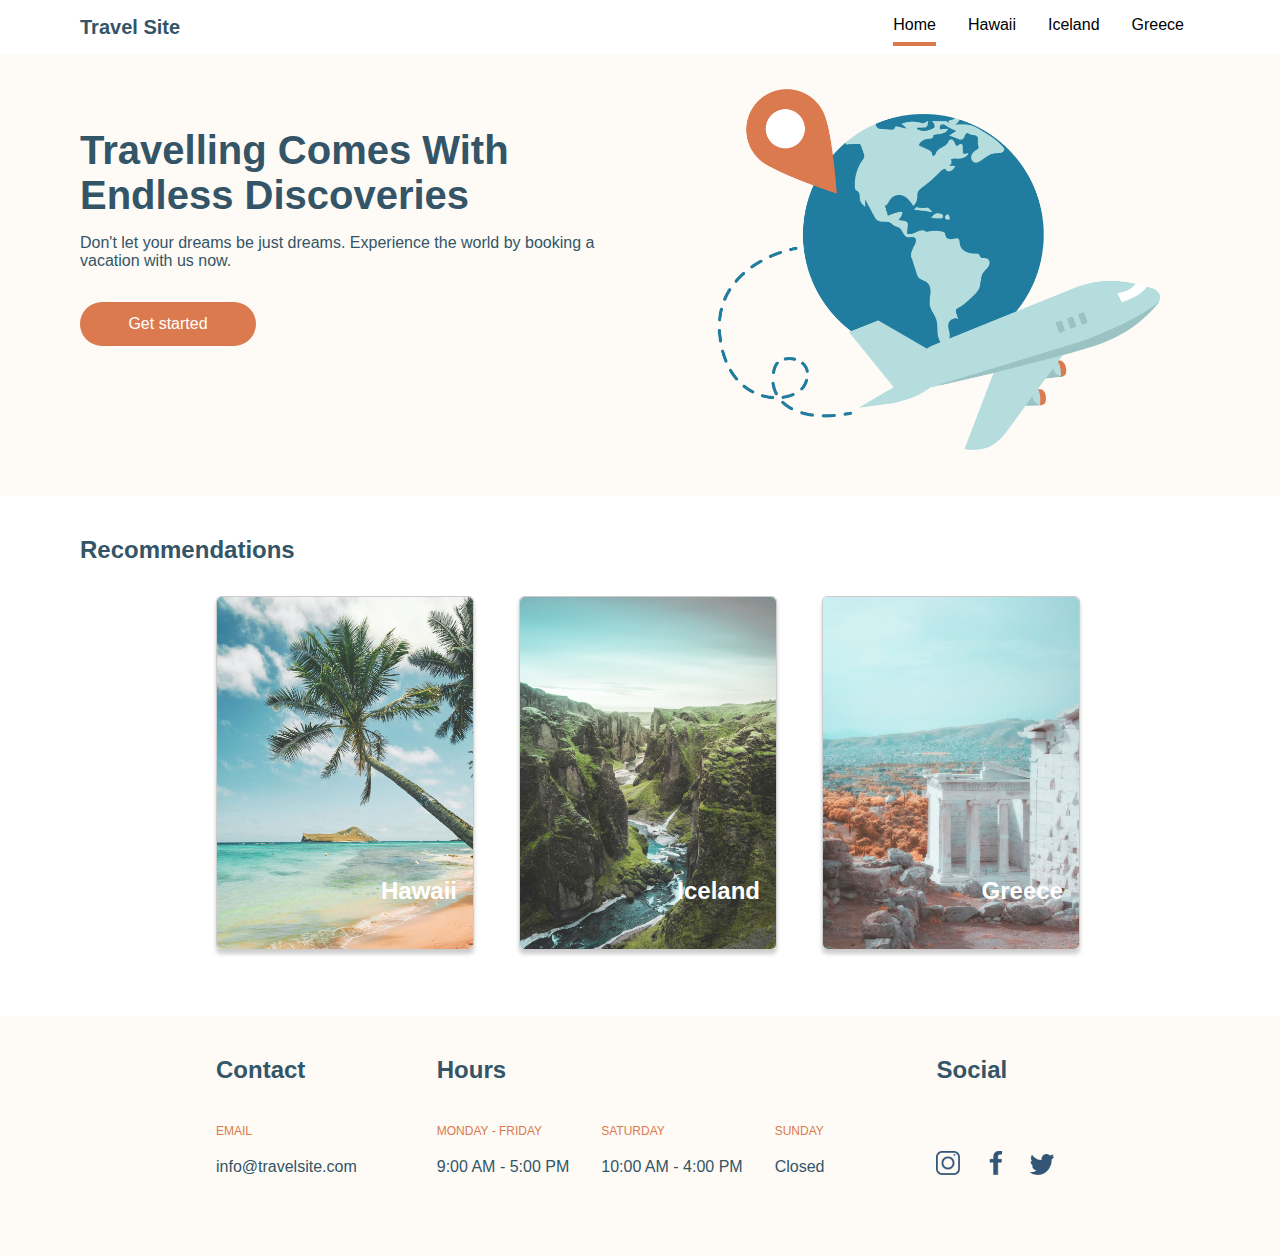
<file: index.html>
<!DOCTYPE html>
<html lang="en">
<head>
    <meta charset="UTF-8">
    <meta http-equiv="X-UA-Compatible" content="IE=edge">
    <meta name="viewport" content="width=device-width, initial-scale=1.0">
    <title>Travelsite-Home</title>
    <link rel="stylesheet" href="./css/main.css"/>
    <link rel="stylesheet" href="./css/global.css"/>
</head>

<body>

    <!-- header sections, includes site name and destination links-->

    <header class="header">
        <a href="./index.html"><h3 class="title">Travel Site</h3></a>
        <nav class="nav">
            <ul class="nav__list">
                <a href="./index.html" class="nav__link"><li class="nav__item nav__item--active">Home</li></a>
                <a href="./pages/hawaii.html" class="nav__link"><li class="nav__item">Hawaii</li></a>
                <a href="./pages/iceland.html" class="nav__link"><li class="nav__item">Iceland</li></a>
                <a href="./pages/greece.html" class="nav__link"><li class="nav__item">Greece</li></a>
            </ul>
        </nav>
    </header>

    <!-- main section includes hero section with title, paragraph, button and image-->

    <main class="main">
        <section class="hero">
        <div class="hero__box hero__box-text">
        <h2 class="hero__title">Travelling Comes With Endless Discoveries</h2>
        <p class="hero__text">Don't let your dreams be just dreams. Experience the world by booking a vacation with us now.</p>
        <button class="hero__button">Get started</button>
        </div>
        <div class="hero__box hero__box-image">
        <img class="hero__image" src="assets/images/hero.png"/>
        </d>
        </section>
        <section class="vacation">
            <h3 class="vacation__title">Recommendations</h3>
            <div class="vacation__section">
            <a href="./pages/hawaii.html" class="vacation__link">
            <article class="vacation__article vacation__article-hawaii">
                    <h3 class="vacation__card-title">Hawaii</h3>
            </article>
            </a> 
            <a href="./pages/iceland.html" class="vacation__link">
            <article class="vacation__article vacation__article-iceland">
                    <h3 class="vacation__card-title">Iceland</h3>
            </article>
            </a>
            <a href="./pages/greece.html" class="vacation__link">
            <article class="vacation__article vacation__article-greece">
                    <h3 class="vacation__card-title">Greece</h3>
            </article>
            </a>
            </div>
        </section>    
    </main>

    <!-- Footer includes company email link, opening times and social media links-->

    <footer class="footer">
        <div class="footer__container">
            <h3 class="footer__title">Contact</h3>
            <h4 class="footer__info">EMAIL</h5>
            <a href="info@travelsite.com" target="_blank" class="footer__email"><p class="footer__text">info@travelsite.com</p></a>
        </div>
        <div class="footer__container">
            <h3 class="footer__title">Hours</h3>
            <div class="footer__container-div">
            <div class="footer__div">
                <h4 class="footer__info">MONDAY - FRIDAY</h5>
                <p class="footer__text">9:00 AM - 5:00 PM</p>
            </div>
            <div class="footer__div">
                <h4 class="footer__info">SATURDAY</h5>
                <p class="footer__text">10:00 AM - 4:00 PM</p>
            </div>
            <div class="footer__div">
                <h4 class="footer__info">SUNDAY</h5>
                <p class="footer__text">Closed</p>
            </div>
            </div>
        </div>
        <div class="footer__container">
            <h3 class="footer__title">Social</h3>
            <a href="https://www.instagram.com" target="_blank" class="footer__link"><img src="./assets/icons/icon-instagram.png" class="footer__icon"></a>
            <a href="https://www.facebook.com" target="_blank" class="footer__link"><img src="./assets/icons/icon-facebook.png" class="footer__icon"></a>
            <a href="https://www.twitter.com" target="_blank" class="footer__link"><img src="./assets/icons/icon-twitter.png" class="footer__icon"></a>
        </div>
    </footer>

</body>
</html>
</file>
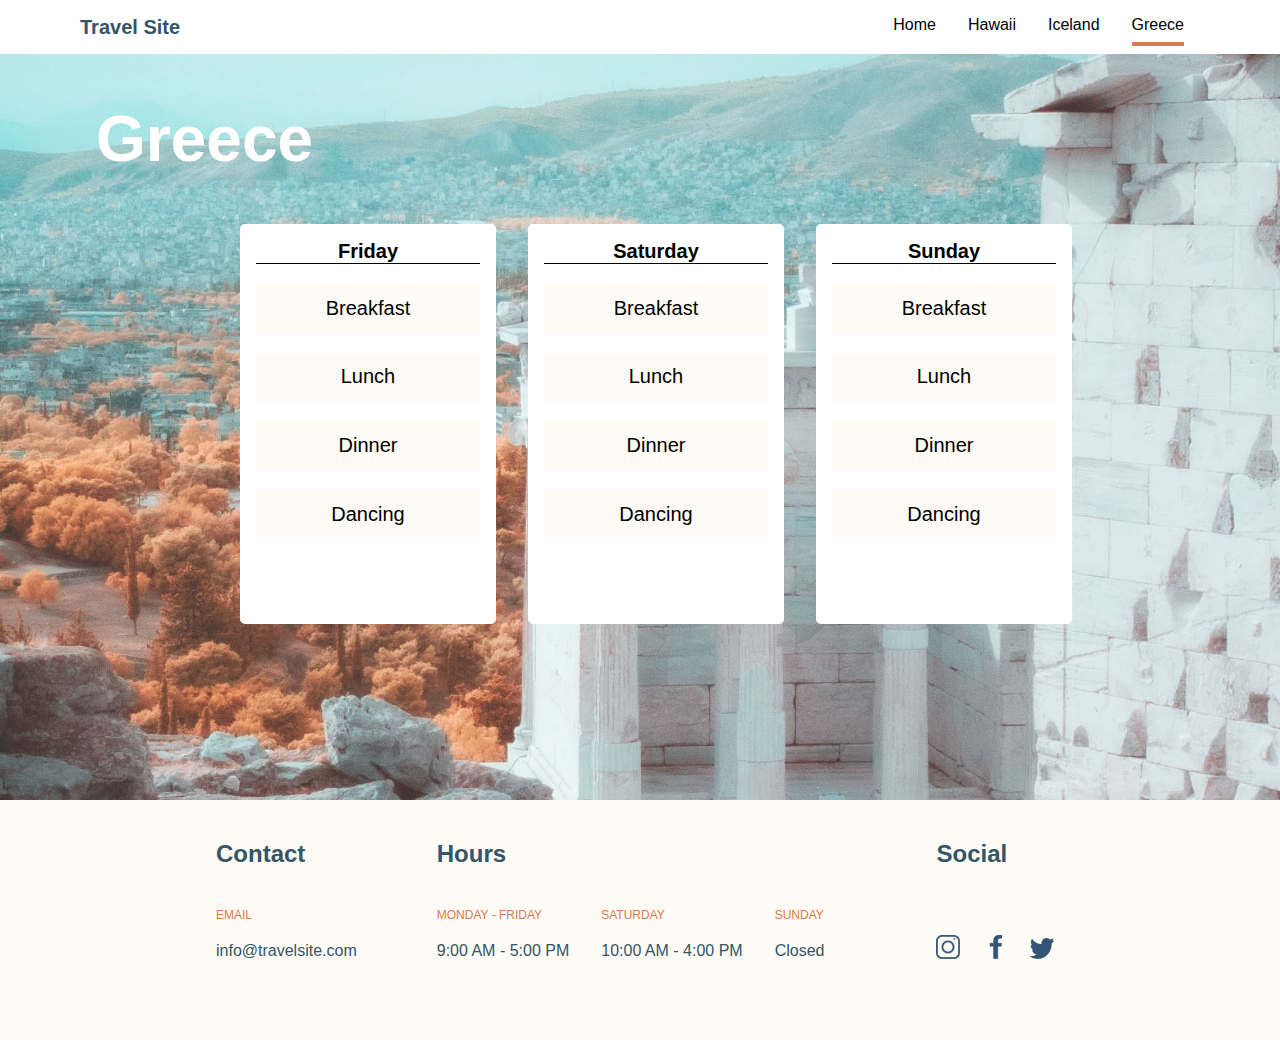
<file: pages/greece.html>
<!DOCTYPE html>
<html lang="en">
<head>
    <meta charset="UTF-8">
    <meta http-equiv="X-UA-Compatible" content="IE=edge">
    <meta name="viewport" content="width=device-width, initial-scale=1.0">
    <title>Greece</title>
    <link rel="global stylesheet" href="../css/global.css"/>
    <link rel="destinations stylesheet" href="../css/destinations.css"/>
</head>
<body>

    <!-- header sections, includes site name and destination links-->

    <header class="header">
        <a href="../index.html"><h3 class="title">Travel Site</h3></a>
        <nav class="nav">
            <ul class="nav__list">
                <a href="../index.html"><li class="nav__item">Home</li></a>
                <a href="./hawaii.html"><li class="nav__item">Hawaii</li></a>
                <a href="./iceland.html"><li class="nav__item">Iceland</li></a>
                <a href="./greece.html"><li class="nav__item nav__item--active">Greece</li></a>
            </ul>
        </nav>
    </header>

    <!-- main section includes destination title, desitnation image and itinary cards -->
    
    <main class="main">
        <div class="main__container">
        <h1 class="main__title">Greece</h1>
        <img class="main__image" src="../assets/images/greece.jpg"/>
        <div class="main__div">
        <article class="main__card">
            <div class="main__card-div">
            <h3 class="main__card-title">Friday</h3>
            <ul class="main__list">
                <li class="main__list-item">Breakfast</li>
                <li class="main__list-item">Lunch</li>
                <li class="main__list-item">Dinner</li>
                <li class="main__list-item">Dancing</li>
            </ul>
            </div>
        </article>
        <article class="main__card">
            <div class="main__card-div">
            <h3 class="main__card-title">Saturday</h3>
            <ul class="main__list">
                <li class="main__list-item">Breakfast</li>
                <li class="main__list-item">Lunch</li>
                <li class="main__list-item">Dinner</li>
                <li class="main__list-item">Dancing</li>
            </ul>
            </div>
        </article>
        <article class="main__card">
            <div class="main__card-div">
            <h3 class="main__card-title">Sunday</h3>
            <ul class="main__list">
                <li class="main__list-item">Breakfast</li>
                <li class="main__list-item">Lunch</li>
                <li class="main__list-item">Dinner</li>
                <li class="main__list-item">Dancing</li>
            </ul>
            </div>
        </article>
        </div>
        </div>
    </main>

    <!-- Footer includes company email link, opening times and social media links-->

    <footer class="footer">
        <div class="footer__container">
            <h3 class="footer__title">Contact</h3>
            <h4 class="footer__info">EMAIL</h4>
            <a href="info@travelsite.com" target="_blank" class="footer__email"><p class="footer__text">info@travelsite.com</p></a>
        </div>
        <div class="footer__container">
            <h3 class="footer__title">Hours</h3>
            <div class="footer__container-div">
            <div class="footer__div">
                <h4 class="footer__info">MONDAY - FRIDAY</h4>
                <p class="footer__text">9:00 AM - 5:00 PM</p>
            </div>
            <div class="footer__div">
                <h4 class="footer__info">SATURDAY</h4>
                <p class="footer__text">10:00 AM - 4:00 PM</p>
            </div>
            <div class="footer__div">
                <h4 class="footer__info">SUNDAY</h4>
                <p class="footer__text">Closed</p>
            </div>
            </div>
        </div>
        <div class="footer__container">
            <h3 class="footer__title">Social</h3>
            <a href="https://www.instagram.com" target="_blank" class="footer__link"><img src="../assets/icons/icon-instagram.png" class="footer__icon"></a>
            <a href="https://www.facebook.com" target="_blank" class="footer__link"><img src="../assets/icons/icon-facebook.png" class="footer__icon"></a>
            <a href="https://www.twitter.com" target="_blank" class="footer__link"><img src="../assets/icons/icon-twitter.png" class="footer__icon"></a>
        </div>
    </footer>
</body>
</html>
</file>
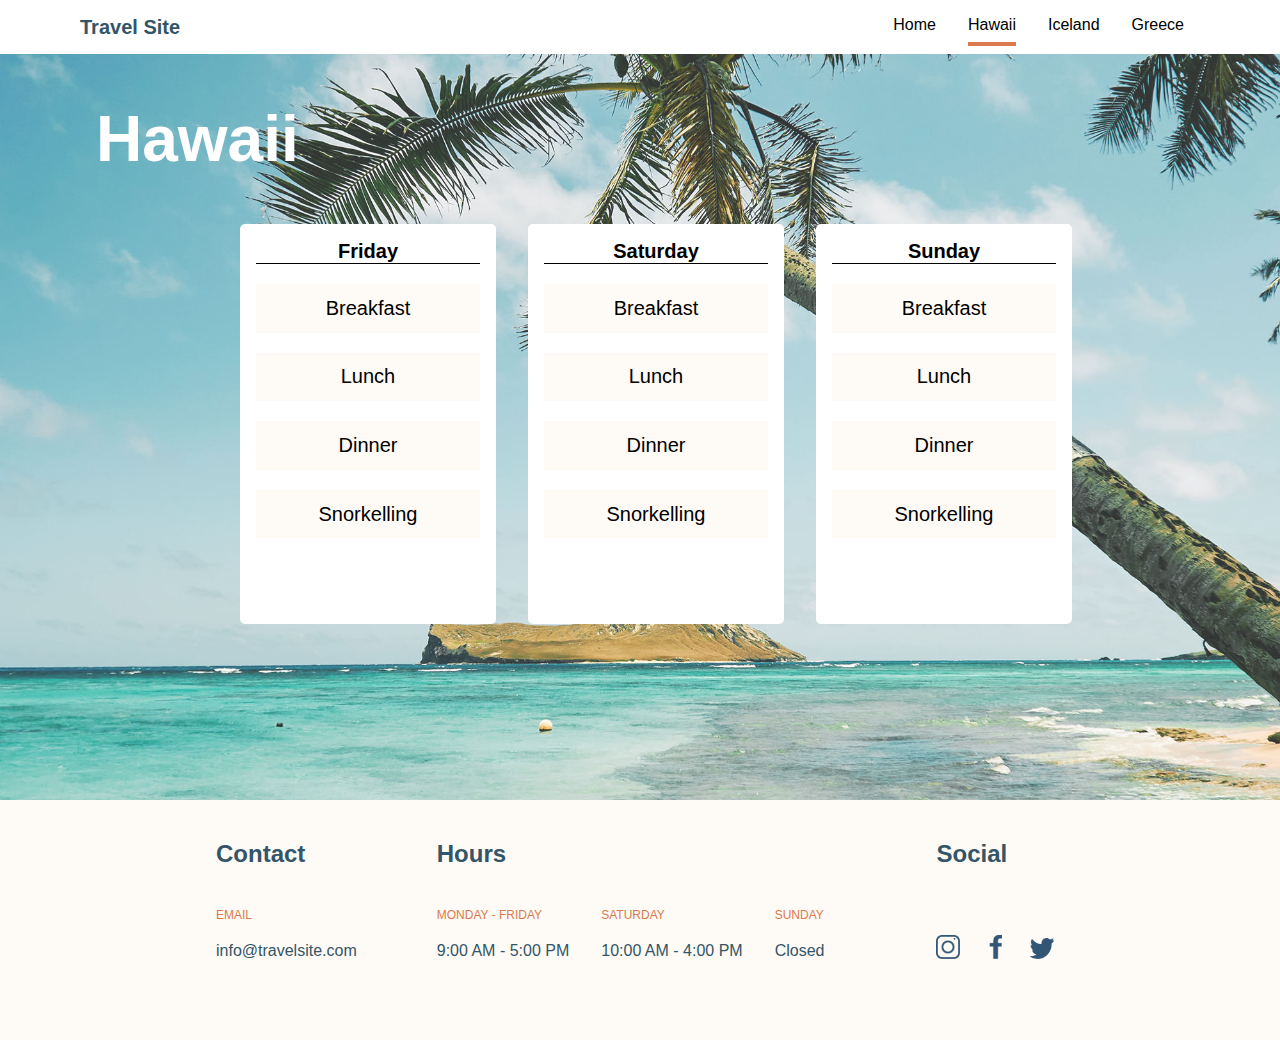
<file: pages/hawaii.html>
<!DOCTYPE html>
<html lang="en">
<head>
    <meta charset="UTF-8">
    <meta http-equiv="X-UA-Compatible" content="IE=edge">
    <meta name="viewport" content="width=device-width, initial-scale=1.0">
    <title>Hawaii</title>
    <link rel="global stylesheet" href="../css/global.css"/>
    <link rel="destinations stylesheet" href="../css/destinations.css"/>
</head>
<body>

    <!-- header sections, includes site name and destination links-->

    <header class="header">
        <a href="../index.html"><h3 class="title">Travel Site</h3></a>
        <nav class="nav">
            <ul class="nav__list">
                <a href="../index.html"><li class="nav__item">Home</li></a>
                <a href="./hawaii.html"><li class="nav__item nav__item--active">Hawaii</li></a>
                <a href="./iceland.html"><li class="nav__item">Iceland</li></a>
                <a href="./greece.html"><li class="nav__item">Greece</li></a>
            </ul>
        </nav>
    </header>

    <!-- main section includes destination title, desitnation image and itinary cards -->
    
    <main class="main">
        <div class="main__container">
        <h1 class="main__title">Hawaii</h1>
        <img class="main__image" src="../assets/images/hawaii.jpg"/>
        <div class="main__div">
        <article class="main__card">
            <div class="main__card-div">
            <h3 class="main__card-title">Friday</h3>
            <ul class="main__list">
                <li class="main__list-item">Breakfast</li>
                <li class="main__list-item">Lunch</li>
                <li class="main__list-item">Dinner</li>
                <li class="main__list-item">Snorkelling</li>
            </ul>
            </div>
        </article>
        <article class="main__card">
            <div class="main__card-div">
            <h3 class="main__card-title">Saturday</h3>
            <ul class="main__list">
                <li class="main__list-item">Breakfast</li>
                <li class="main__list-item">Lunch</li>
                <li class="main__list-item">Dinner</li>
                <li class="main__list-item">Snorkelling</li>
            </ul>
            </div>
        </article>
        <article class="main__card">
            <div class="main__card-div">
            <h3 class="main__card-title">Sunday</h3>
            <ul class="main__list">
                <li class="main__list-item">Breakfast</li>
                <li class="main__list-item">Lunch</li>
                <li class="main__list-item">Dinner</li>
                <li class="main__list-item">Snorkelling</li>
            </ul>
            </div>
        </article>
        </div>
        </div>
    </main>

    <!-- Footer includes company email link, opening times and social media links-->

    <footer class="footer">
        <div class="footer__container">
            <h3 class="footer__title">Contact</h3>
            <h4 class="footer__info">EMAIL</h4>
            <a href="info@travelsite.com" target="_blank" class="footer__email"><p class="footer__text">info@travelsite.com</p></a>
        </div>
        <div class="footer__container">
            <h3 class="footer__title">Hours</h3>
            <div class="footer__container-div">
            <div class="footer__div">
                <h4 class="footer__info">MONDAY - FRIDAY</h4>
                <p class="footer__text">9:00 AM - 5:00 PM</p>
            </div>
            <div class="footer__div">
                <h4 class="footer__info">SATURDAY</h4>
                <p class="footer__text">10:00 AM - 4:00 PM</p>
            </div>
            <div class="footer__div">
                <h4 class="footer__info">SUNDAY</h4>
                <p class="footer__text">Closed</p>
            </div>
            </div>
        </div>
        <div class="footer__container">
            <h3 class="footer__title">Social</h3>
            <a href="https://www.instagram.com" target="_blank" class="footer__link"><img src="../assets/icons/icon-instagram.png" class="footer__icon"></a>
            <a href="https://www.facebook.com" target="_blank" class="footer__link"><img src="../assets/icons/icon-facebook.png" class="footer__icon"></a>
            <a href="https://www.twitter.com" target="_blank" class="footer__link"><img src="../assets/icons/icon-twitter.png" class="footer__icon"></a>
        </div>
    </footer>
</body>
</html>
</file>
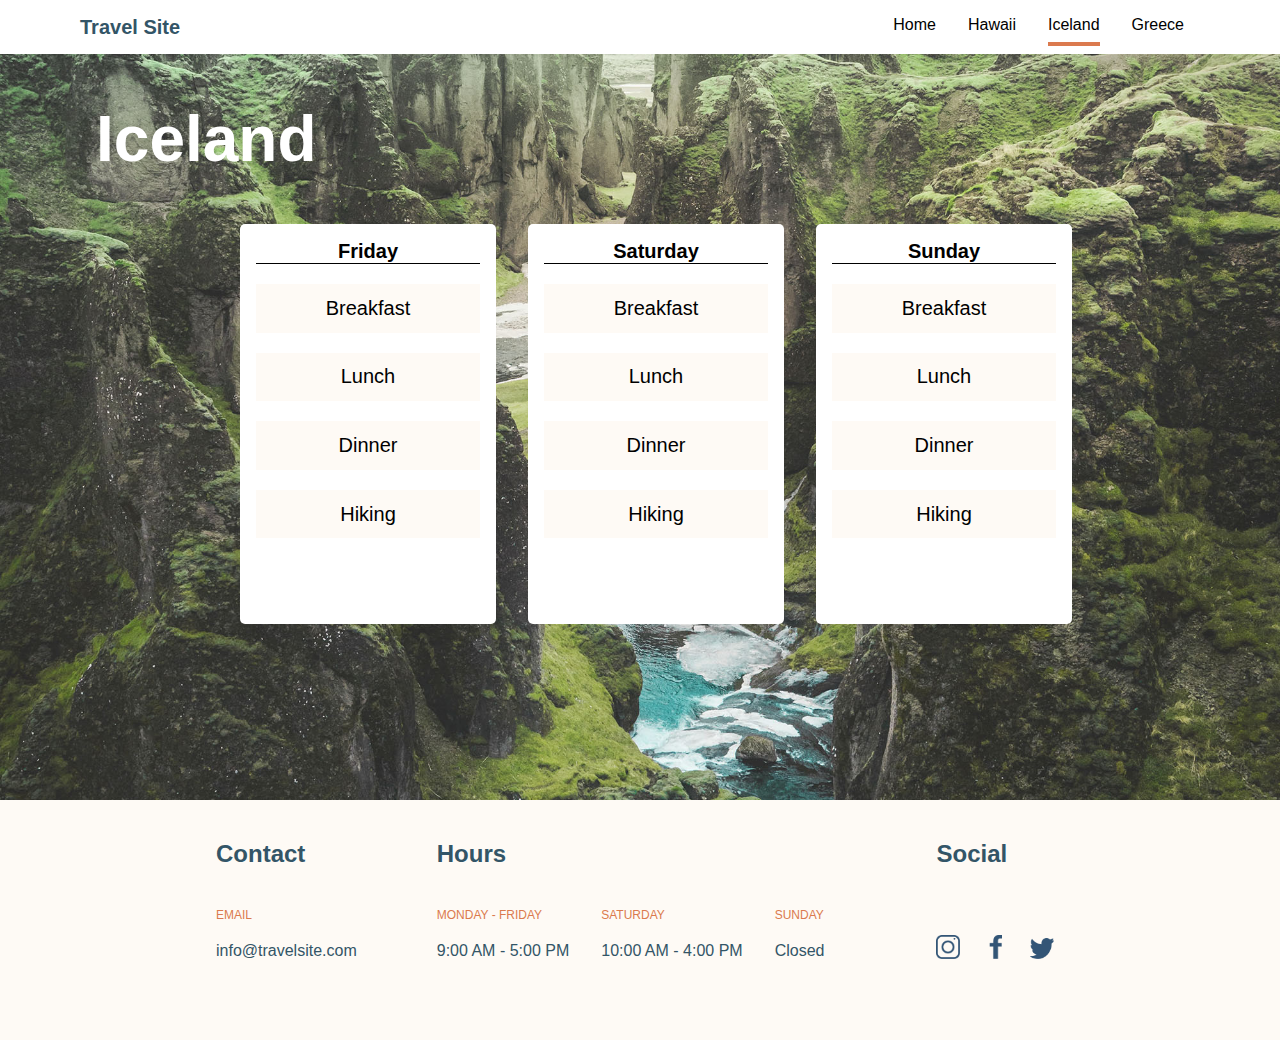
<file: pages/iceland.html>
<!DOCTYPE html>
<html lang="en">
<head>
    <meta charset="UTF-8">
    <meta http-equiv="X-UA-Compatible" content="IE=edge">
    <meta name="viewport" content="width=device-width, initial-scale=1.0">
    <title>Iceland</title>
    <link rel="global stylesheet" href="../css/global.css"/>
    <link rel="destinations stylesheet" href="../css/destinations.css"/>
</head>
<body>

    <!-- header sections, includes site name and destination links-->

    <header class="header">
        <a href="../index.html"><h3 class="title">Travel Site</h3></a>
        <nav class="nav">
            <ul class="nav__list">
                <a href="../index.html"><li class="nav__item">Home</li></a>
                <a href="./hawaii.html"><li class="nav__item">Hawaii</li></a>
                <a href="./iceland.html"><li class="nav__item nav__item--active ">Iceland</li></a>
                <a href="./greece.html"><li class="nav__item">Greece</li></a>
            </ul>
        </nav>
    </header>

    <!-- main section includes destination title, desitnation image and itinary cards -->
    
    <main class="main">
        <div class="main__container">
        <h1 class="main__title">Iceland</h1>
        <img class="main__image" src="../assets/images/iceland.jpg"/>
        <div class="main__div">
        <article class="main__card">
            <div class="main__card-div">
            <h3 class="main__card-title">Friday</h3>
            <ul class="main__list">
                <li class="main__list-item">Breakfast</li>
                <li class="main__list-item">Lunch</li>
                <li class="main__list-item">Dinner</li>
                <li class="main__list-item">Hiking</li>
            </ul>
            </div>
        </article>
        <article class="main__card">
            <div class="main__card-div">
            <h3 class="main__card-title">Saturday</h3>
            <ul class="main__list">
                <li class="main__list-item">Breakfast</li>
                <li class="main__list-item">Lunch</li>
                <li class="main__list-item">Dinner</li>
                <li class="main__list-item">Hiking</li>
            </ul>
            </div>
        </article>
        <article class="main__card">
            <div class="main__card-div">
            <h3 class="main__card-title">Sunday</h3>
            <ul class="main__list">
                <li class="main__list-item">Breakfast</li>
                <li class="main__list-item">Lunch</li>
                <li class="main__list-item">Dinner</li>
                <li class="main__list-item">Hiking</li>
            </ul>
            </div>
        </article>
        </div>
        </div>
    </main>

    <!-- Footer includes company email link, opening times and social media links-->

    <footer class="footer">
        <div class="footer__container">
            <h3 class="footer__title">Contact</h3>
            <h4 class="footer__info">EMAIL</h4>
            <a href="info@travelsite.com" target="_blank" class="footer__email"><p class="footer__text">info@travelsite.com</p></a>
        </div>
        <div class="footer__container">
            <h3 class="footer__title">Hours</h3>
            <div class="footer__container-div">
            <div class="footer__div">
                <h4 class="footer__info">MONDAY - FRIDAY</h4>
                <p class="footer__text">9:00 AM - 5:00 PM</p>
            </div>
            <div class="footer__div">
                <h4 class="footer__info">SATURDAY</h4>
                <p class="footer__text">10:00 AM - 4:00 PM</p>
            </div>
            <div class="footer__div">
                <h4 class="footer__info">SUNDAY</h4>
                <p class="footer__text">Closed</p>
            </div>
            </div>
        </div>
        <div class="footer__container">
            <h3 class="footer__title">Social</h3>
            <a href="https://www.instagram.com" target="_blank" class="footer__link"><img src="../assets/icons/icon-instagram.png" class="footer__icon"></a>
            <a href="https://www.facebook.com" target="_blank" class="footer__link"><img src="../assets/icons/icon-facebook.png" class="footer__icon"></a>
            <a href="https://www.twitter.com" target="_blank" class="footer__link"><img src="../assets/icons/icon-twitter.png" class="footer__icon"></a>
        </div>
    </footer>
</body>
</html>
</file>
<file: css/main.css>
/* hero styles*/
.hero {
  width: 100%;
  height: 31rem;
  background-color: #FEFAF5;
  display: -webkit-box;
  display: -ms-flexbox;
  display: flex;
  -webkit-box-pack: justify;
      -ms-flex-pack: justify;
          justify-content: space-between;
  padding-top: 3rem;
  margin: 0;
}

.hero .hero__box {
  text-align: left;
}

.hero .hero__title {
  color: #335567;
  padding: 5rem 5rem 1rem 5rem;
  margin: 0;
}

.hero .hero__text {
  color: #335567;
  padding: 0 2rem 1rem 5rem;
}

.hero .hero__button {
  width: 11rem;
  height: 2.75rem;
  color: #FFFFFF;
  font-size: 1rem;
  margin-top: 1rem;
  margin-left: 5rem;
  background-color: #DB7A4E;
  border: none;
  border-radius: 2rem;
}

.hero .hero__box-image {
  width: 50%;
  height: 100%;
  display: inline;
  margin: 2rem 7.5rem 2rem 2rem;
}

.hero .hero__box-image .hero__image {
  max-width: 100%;
  max-height: 100%;
  display: inline;
}

.vacation {
  width: 100%;
  height: 30rem;
  background-color: white;
  text-align: left;
}

.vacation .vacation__title {
  margin: 2.5rem 0 0 5rem;
}

.vacation .vacation__section {
  display: -webkit-box;
  display: -ms-flexbox;
  display: flex;
  -webkit-box-pack: justify;
      -ms-flex-pack: justify;
          justify-content: space-between;
  padding: 2rem 12.5rem 0 13.5rem;
}

.vacation .vacation__section .vacation__link {
  text-decoration: none;
  border-radius: 0.3125rem;
  border: 0.0625rem solid;
  border-color: rgba(0, 0, 0, 0.2);
  -webkit-box-shadow: 0 0.25rem 0.25rem rgba(0, 0, 0, 0.2);
          box-shadow: 0 0.25rem 0.25rem rgba(0, 0, 0, 0.2);
}

.vacation .vacation__section .vacation__link .vacation__article {
  width: 16rem;
  height: 22rem;
  text-align: center;
  display: -webkit-box;
  display: -ms-flexbox;
  display: flex;
  -webkit-box-pack: end;
      -ms-flex-pack: end;
          justify-content: end;
  border-radius: 0.3125rem;
}

.vacation .vacation__section .vacation__link .vacation__article .vacation__card-title {
  color: #FFFFFF;
  padding: 17.5rem 1rem 0 0;
}

.vacation .vacation__section .vacation__article-hawaii {
  background-image: url(../assets/images/hawaii.jpg);
  background-size: cover;
}

.vacation .vacation__section .vacation__article-iceland {
  background-image: url(../assets/images/iceland.jpg);
  background-size: cover;
}

.vacation .vacation__section .vacation__article-greece {
  background-image: url(../assets/images/greece.jpg);
  background-size: cover;
}
/*# sourceMappingURL=main.css.map */
</file>
<file: css/global.css>
*,
*::before,
*::after {
  -webkit-box-sizing: border-box;
          box-sizing: border-box;
  font-family: Verdana, Geneva, Tahoma, sans-serif;
}

body {
  margin: 0;
  padding: 0;
  height: auto;
  width: auto;
}

/* font styles */
h1 {
  font-size: 4rem;
  color: #ffffff;
}

h2 {
  font-size: 2.5rem;
  color: #335567;
}

h3 {
  font-size: 1.5rem;
  color: #335567;
}

h4 {
  font-size: 0.75rem;
  color: #DB7A4E;
  font-weight: 100;
}

p {
  font-size: 1rem;
  font-weight: 200;
}

h1, h2, h3, h4, p {
  margin: 0;
}

a {
  text-decoration: none;
  color: black;
}

/* header layout*/
.header {
  background-color: #FFFFFF;
  display: -webkit-box;
  display: -ms-flexbox;
  display: flex;
  -webkit-box-pack: justify;
      -ms-flex-pack: justify;
          justify-content: space-between;
  position: fixed;
  width: 100%;
  z-index: 2;
}

.header .title {
  margin: 1rem 0 0 5rem;
  color: #335567;
  font-size: 1.25rem;
}

.header .nav__list {
  display: -webkit-box;
  display: -ms-flexbox;
  display: flex;
  -webkit-box-pack: space-evenly;
      -ms-flex-pack: space-evenly;
          justify-content: space-evenly;
  list-style-type: none;
  margin-right: 5rem;
  margin-bottom: 0;
}

.header .nav__list .nav__link {
  text-decoration: none;
  color: black;
}

.header .nav__list .nav__item {
  margin: 0 1rem 0.5rem 1rem;
  padding-bottom: 0.5rem;
}

.header .nav__list .nav__item:hover, .header .nav__list .nav__item--active {
  border-bottom: 0.25rem solid #DB7A4E;
}

/* footer styles*/
.footer {
  height: 15rem;
  padding-left: 13.5rem;
  background-color: #FEFAF5;
  display: -webkit-box;
  display: -ms-flexbox;
  display: flex;
}

.footer .footer__container {
  padding-right: 5rem;
}

.footer .footer__container .footer__title {
  margin: 2.5rem 0;
}

.footer .footer__container .footer__text {
  margin: 1.25rem 0;
  color: #335567;
}

.footer .footer__container .footer__container-div {
  display: -webkit-box;
  display: -ms-flexbox;
  display: flex;
  -webkit-box-pack: space-evenly;
      -ms-flex-pack: space-evenly;
          justify-content: space-evenly;
}

.footer .footer__container .footer__container-div .footer__div {
  padding-right: 2rem;
}

.footer .footer__container .footer__link {
  margin-right: 1.5rem;
}

.footer .footer__container .footer__icon {
  max-height: 1.5rem;
  max-width: 1.5rem;
  margin-top: 1.7rem;
}
/*# sourceMappingURL=global.css.map */
</file>
<file: css/destinations.css>
.main {
  width: 100%;
  height: 50rem;
  position: relative;
}

.main .main__container {
  position: relative;
  height: 100%;
  width: 100%;
}

.main .main__container .main__image {
  width: 100%;
  height: 100%;
  -o-object-fit: cover;
     object-fit: cover;
  position: absolute;
  z-index: 0;
}

.main .main__container .main__title {
  color: #FFFFFF;
  margin: 0;
  display: inline;
  z-index: 1;
  position: absolute;
  margin: 8% 0 0 7.5%;
}

.main .main__container .main__div {
  display: -webkit-box;
  display: -ms-flexbox;
  display: flex;
  -ms-flex-pack: distribute;
      justify-content: space-around;
  position: absolute;
  z-index: 1;
  margin: 17.5% 0 0 17.5%;
}

.main .main__container .main__div .main__card {
  background-color: #ffffff;
  height: 25rem;
  width: 16rem;
  text-align: center;
  border-radius: 0.3125rem;
  margin: 0 1rem;
}

.main .main__container .main__div .main__card .main__card-div {
  padding: 0 1rem;
}

.main .main__container .main__div .main__card .main__card-div .main__card-title {
  color: black;
  font-size: 1.25rem;
  font-weight: 700;
  border-bottom: 0.1rem solid black;
  padding-top: 1rem;
}

.main .main__container .main__div .main__card .main__card-div .main__list {
  list-style-type: none;
  padding: 0;
  margin: 0;
}

.main .main__container .main__div .main__card .main__card-div .main__list .main__list-item {
  background-color: #fefaf5;
  margin: 1.25rem 0;
  padding: 0.8rem 0;
  font-size: 1.25rem;
  font-weight: 300;
}
/*# sourceMappingURL=destinations.css.map */
</file>
